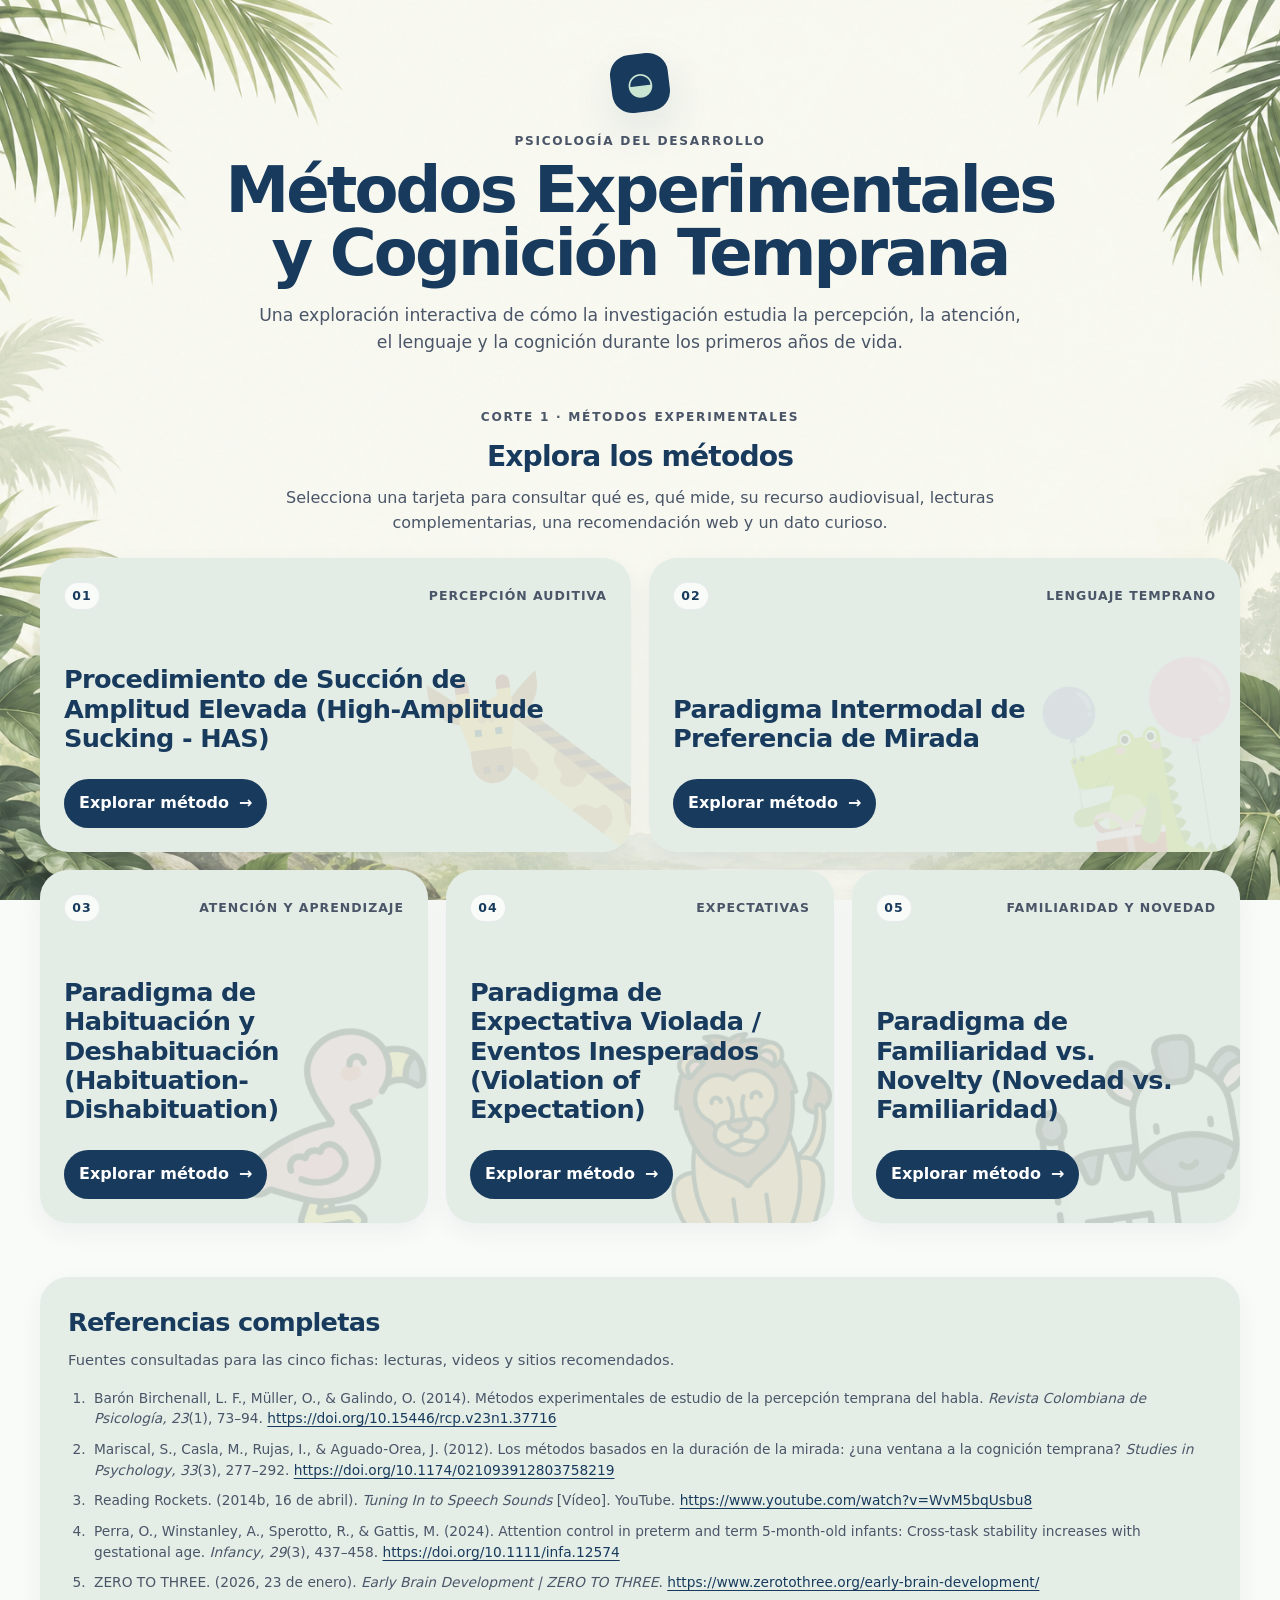
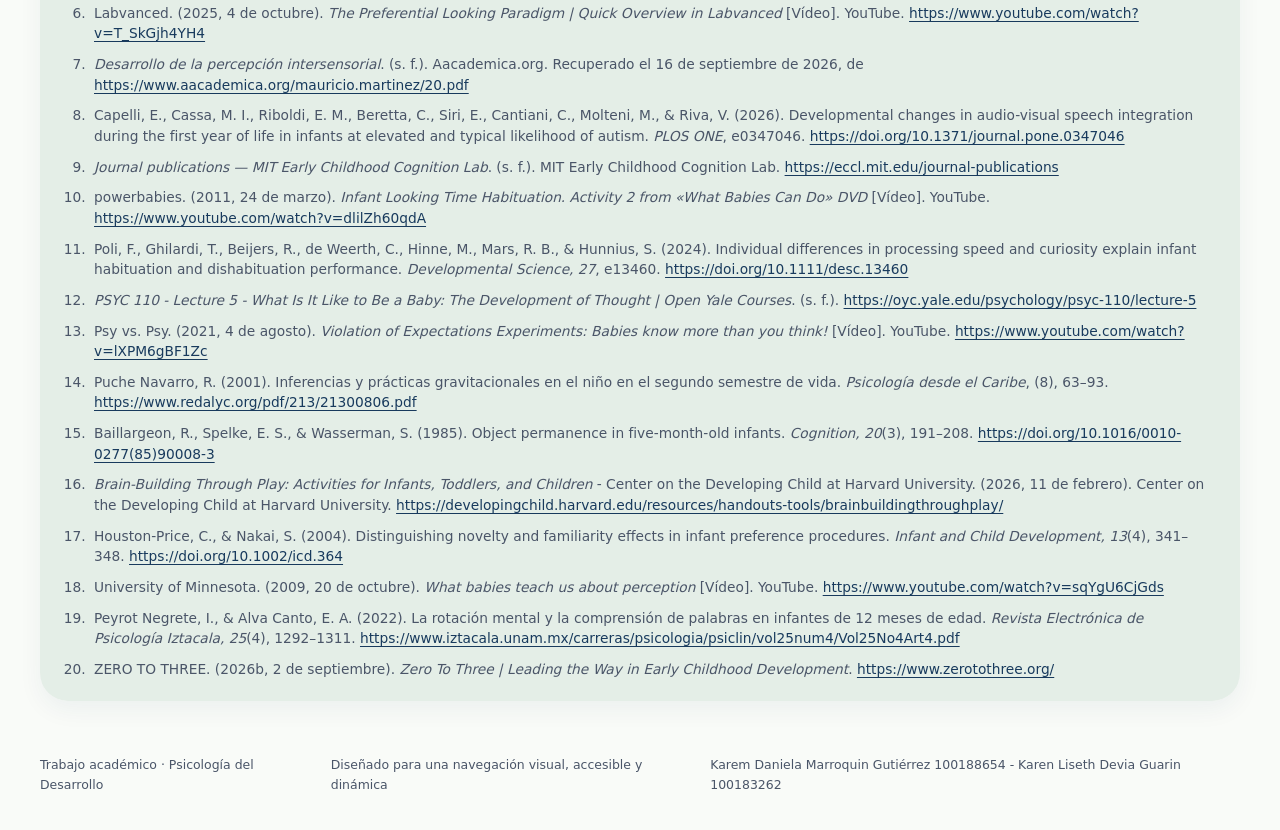
<file: index.html>
<!DOCTYPE html>
<html lang="es">
<head>
  <meta charset="UTF-8" />
  <meta name="viewport" content="width=device-width, initial-scale=1.0" />
  <meta name="referrer" content="strict-origin-when-cross-origin" />
  <meta name="description" content="Métodos experimentales y cognición temprana — Psicología del Desarrollo." />
  <title>Métodos Experimentales y Cognición Temprana</title>
  <link rel="stylesheet" href="styles.css" />
</head>
<body class="home-page">
  <header class="site-header reveal-up">
    <div class="brand-mark" aria-hidden="true">◒</div>
    <div>
      <p class="eyebrow">PSICOLOGÍA DEL DESARROLLO</p>
      <h1>Métodos Experimentales<br />y Cognición Temprana</h1>
      <p class="subtitle">Una exploración interactiva de cómo la investigación estudia la percepción, la atención, el lenguaje y la cognición durante los primeros años de vida.</p>
    </div>
  </header>

  <main class="layout-home">
    <section class="methods-column" aria-labelledby="metodos-heading">
      <div class="section-intro reveal-up">
        <p class="section-kicker">Corte 1 · Métodos experimentales</p>
        <h2 id="metodos-heading">Explora los métodos</h2>
        <p>Selecciona una tarjeta para consultar qué es, qué mide, su recurso audiovisual, lecturas complementarias, una recomendación web y un dato curioso.</p>
      </div>

      <div class="methods-grid">
        <article class="method-card reveal-up delay-1">
          <div class="card-topline"><span class="badge">01</span><span>Percepción auditiva</span></div>
          <div class="animal-watermark" aria-hidden="true"><img src="icons/jirafa.png" alt="" /></div>
          <div class="card-content">
            <h3>Procedimiento de Succión de Amplitud Elevada (High-Amplitude Sucking - HAS)</h3>
            <a class="primary-btn" href="method.html?id=has">Explorar método <span>→</span></a>
          </div>
        </article>

        <article class="method-card reveal-up delay-2">
          <div class="card-topline"><span class="badge">02</span><span>Lenguaje temprano</span></div>
          <div class="animal-watermark" aria-hidden="true"><img src="icons/cocodrilo.png" alt="" /></div>
          <div class="card-content">
            <h3>Paradigma Intermodal de Preferencia de Mirada</h3>
            <a class="primary-btn" href="method.html?id=ipl">Explorar método <span>→</span></a>
          </div>
        </article>

        <article class="method-card reveal-up delay-3">
          <div class="card-topline"><span class="badge">03</span><span>Atención y aprendizaje</span></div>
          <div class="animal-watermark" aria-hidden="true"><img src="icons/flamenco.png" alt="" /></div>
          <div class="card-content">
            <h3>Paradigma de Habituación y Deshabituación (Habituation-Dishabituation)</h3>
            <a class="primary-btn" href="method.html?id=hab">Explorar método <span>→</span></a>
          </div>
        </article>

        <article class="method-card reveal-up delay-2">
          <div class="card-topline"><span class="badge">04</span><span>Expectativas</span></div>
          <div class="animal-watermark" aria-hidden="true"><img src="icons/leon.png" alt="" /></div>
          <div class="card-content">
            <h3>Paradigma de Expectativa Violada / Eventos Inesperados (Violation of Expectation)</h3>
            <a class="primary-btn" href="method.html?id=voe">Explorar método <span>→</span></a>
          </div>
        </article>

        <article class="method-card reveal-up delay-3">
          <div class="card-topline"><span class="badge">05</span><span>Familiaridad y novedad</span></div>
          <div class="animal-watermark" aria-hidden="true"><img src="icons/cebra.png" alt="" /></div>
          <div class="card-content">
            <h3>Paradigma de Familiaridad vs. Novelty (Novedad vs. Familiaridad)</h3>
            <a class="primary-btn" href="method.html?id=fn">Explorar método <span>→</span></a>
          </div>
        </article>
      </div>
    </section>
  </main>

  <section class="full-refs" aria-labelledby="all-refs-heading">
    <div class="full-refs-inner">
      <h2 id="all-refs-heading">Referencias completas</h2>
      <p class="full-refs-intro">Fuentes consultadas para las cinco fichas: lecturas, videos y sitios recomendados.</p>
      <ol data-references-list></ol>
    </div>
  </section>

<footer class="site-footer">
<span>Trabajo académico · Psicología del Desarrollo</span>
<span>Diseñado para una navegación visual, accesible y dinámica</span>
<span>Karem Daniela Marroquin Gutiérrez 100188654 - Karen Liseth Devia Guarin 100183262</span>
</footer>
  <script src="app.js"></script>
</body>
</html>
</file>
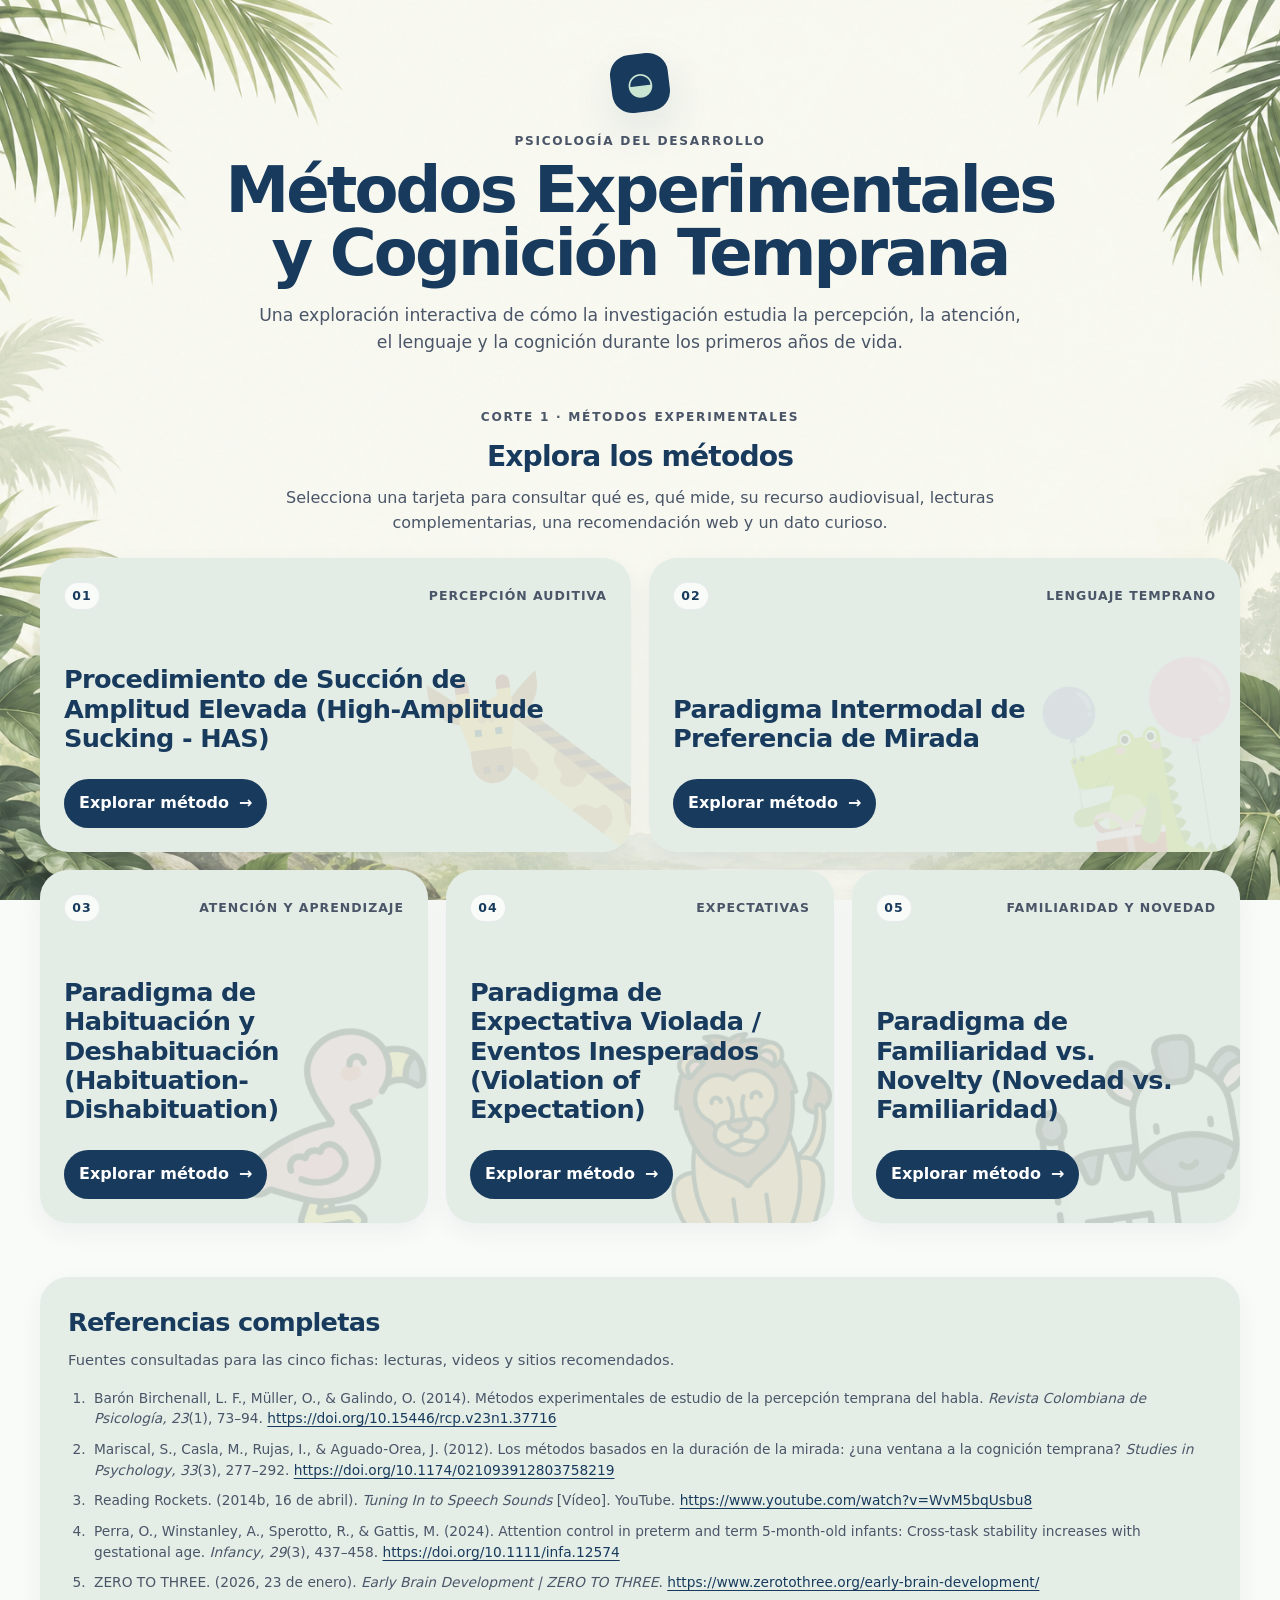
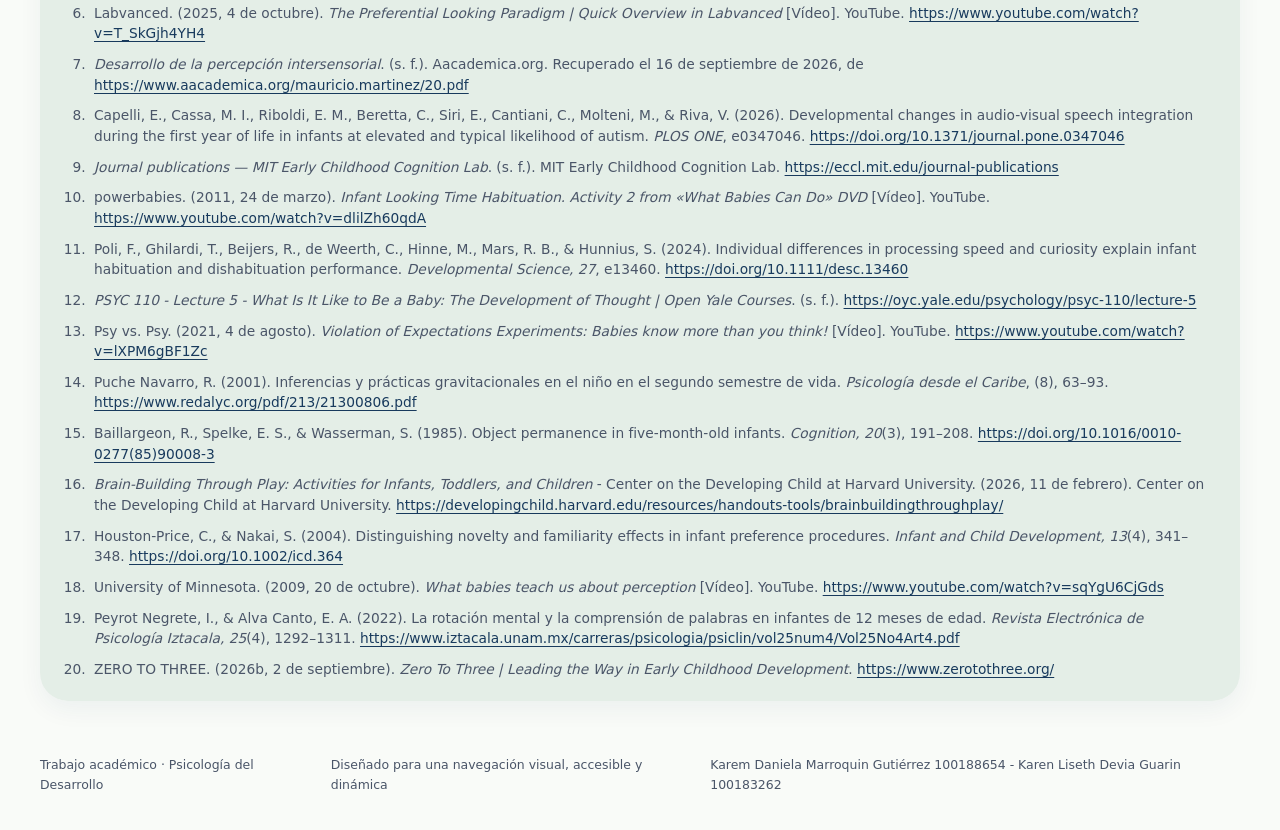
<file: method.html>
<!DOCTYPE html>
<html lang="es">
<head>
  <meta charset="UTF-8" />
  <meta name="viewport" content="width=device-width, initial-scale=1.0" />
  <meta name="referrer" content="strict-origin-when-cross-origin" />
  <meta name="description" content="Detalle interactivo de un método experimental de cognición temprana." />
  <title>Método experimental</title>
  <link rel="stylesheet" href="styles.css" />
</head>
<body class="method-page">
  <div id="app">
    <div class="loading">Cargando método…</div>
  </div>
  <script src="app.js"></script>
</body>
 <footer class="site-footer">
    <span>Trabajo académico · Psicología del Desarrollo</span>
    <span>Diseñado para una navegación visual, accesible y dinámica</span>
    <span>Karem Daniela Marroquin Gutiérrez 100188654 - Karen Liseth Devia Guarin 100183262</span>
  </footer>
</html>
</file>
<file: styles.css>
:root {
  --ivory: #F9FBF8;
  --sage: #E3EDE6;
  --mint: #CBE5D3;
  --sapphire: #183A5D;
  --slate: #4A5568;
  --white: #ffffff;
  --shadow: 0 18px 45px rgba(24, 58, 93, .10);
  --radius-lg: 28px;
  --radius-md: 20px;
  --radius-sm: 14px;
}

* { box-sizing: border-box; }
html { scroll-behavior: smooth; }
body {
  margin: 0;
  background-color: var(--ivory);
  background-image: url("fondo.png");
  background-size: cover;
  background-position: center top;
  background-repeat: no-repeat;
  background-attachment: fixed;
  color: var(--sapphire);
  font-family: Inter, ui-sans-serif, system-ui, -apple-system, BlinkMacSystemFont, "Segoe UI", sans-serif;
  line-height: 1.55;
}
a { color: inherit; }
button, a { -webkit-tap-highlight-color: transparent; }

.site-header {
  display: grid;
  grid-template-columns: minmax(0, 1fr);
  justify-items: center;
  text-align: center;
  gap: 20px;
  max-width: 1320px;
  margin: 0 auto;
  padding: 54px 40px 22px;
}
.brand-mark {
  width: 58px;
  height: 58px;
  display: grid;
  place-items: center;
  border-radius: 20px;
  background: var(--sapphire);
  color: var(--mint);
  font-size: 31px;
  box-shadow: var(--shadow);
  transform: rotate(-7deg);
}
.eyebrow, .section-kicker {
  margin: 0 0 8px;
  font-size: .76rem;
  font-weight: 800;
  letter-spacing: .14em;
  text-transform: uppercase;
  color: var(--slate);
}
.site-header h1 {
  margin: 0 auto;
  max-width: 860px;
  font-size: clamp(2.4rem, 5vw, 4.8rem);
  line-height: .98;
  letter-spacing: -.045em;
}
.subtitle {
  margin: 18px auto 0;
  max-width: 780px;
  color: var(--slate);
  font-size: 1.08rem;
}

.layout-home {
  max-width: 1320px;
  margin: 0 auto;
  padding: 22px 40px 54px;
  display: grid;
  grid-template-columns: minmax(0, 1fr);
  gap: 26px;
  align-items: start;
}
.section-intro {
  padding: 8px 0 22px;
  text-align: center;
}
.section-intro h2 {
  margin: 0;
  font-size: clamp(1.5rem, 2.2vw, 2.25rem);
  letter-spacing: -.03em;
}
.section-intro p:last-child {
  max-width: 780px;
  margin: 8px auto 0;
  color: var(--slate);
}

.methods-grid {
  display: grid;
  grid-template-columns: repeat(6, minmax(0, 1fr));
  grid-auto-rows: minmax(255px, auto);
  gap: 18px;
}
.method-card {
  position: relative;
  min-height: 0;
  height: 100%;
  padding: 24px;
  border-radius: var(--radius-lg);
  background: var(--sage);
  box-shadow: 0 9px 25px rgba(24, 58, 93, .06);
  overflow: hidden;
  display: flex;
  flex-direction: column;
  transition: transform .28s ease, box-shadow .28s ease, background .28s ease;
}
.method-card:hover {
  transform: translateY(-7px);
  background: var(--mint);
  box-shadow: var(--shadow);
}
.method-card:nth-child(1), .method-card:nth-child(2) { grid-column: span 3; }
.method-card:nth-child(3), .method-card:nth-child(4), .method-card:nth-child(5) { grid-column: span 2; }
.card-topline {
  display: flex;
  justify-content: space-between;
  gap: 10px;
  align-items: center;
  color: var(--slate);
  font-size: .78rem;
  font-weight: 750;
  text-transform: uppercase;
  letter-spacing: .08em;
}
.badge {
  display: inline-grid;
  place-items: center;
  min-width: 36px;
  height: 28px;
  border-radius: 999px;
  background: var(--ivory);
  color: var(--sapphire);
  box-shadow: inset 0 0 0 1px rgba(24,58,93,.08);
}
.animal-watermark {
  position: absolute;
  right: -18px;
  bottom: -28px;
  width: clamp(145px, 21vw, 220px);
  opacity: .13;
  transform: rotate(-8deg);
  transition: opacity .3s ease, transform .3s ease, scale .3s ease;
  pointer-events: none;
  user-select: none;
}
.animal-watermark img { display: block; width: 100%; height: auto; }
.method-card:hover .animal-watermark {
  opacity: .22;
  transform: rotate(-3deg) scale(1.05);
}
.card-content {
  position: relative;
  z-index: 1;
  display: flex;
  flex: 1;
  flex-direction: column;
  justify-content: flex-end;
  padding-top: 30px;
}
.method-card h3 {
  margin: 10;
  max-width: 92%;
  font-size: clamp(1.25rem, 2vw, 1.65rem);
  line-height: 1.15;
  letter-spacing: -.025em;
}
.method-card p {
  margin: 12px 0 20px;
  color: var(--slate);
  font-size: .96rem;
}
.primary-btn {
  display: inline-flex;
  align-items: center;
  justify-content: center;
  gap: 10px;
  width: fit-content;
  padding: 12px 15px;
  border-radius: 999px;
  background: var(--sapphire);
  color: var(--white);
  text-decoration: none;
  font-weight: 800;
  transition: transform .2s ease, background .2s ease, gap .2s ease;
}
.primary-btn:hover, .primary-btn:focus-visible { background: #102f4b; transform: translateX(2px); gap: 14px; }
.icon-source {
  position: relative;
  z-index: 2;
  display: block;
  margin-top: 14px;
  font-size: .68rem;
  color: var(--slate);
  text-decoration: underline;
  text-underline-offset: 3px;
  opacity: .8;
}

.site-footer {
  max-width: 1320px;
  margin: 0 auto;
  padding: 20px 40px 36px;
  display: flex;
  justify-content: space-between;
  gap: 18px;
  color: var(--slate);
  font-size: .78rem;
}
.site-footer a { font-weight: 800; text-decoration: underline; text-underline-offset: 3px; }

/* method pages */
.method-shell { max-width: 1320px; margin: 0 auto; padding: 24px 40px 60px; }
.back-link { display: inline-flex; gap: 8px; align-items: center; color: var(--slate); text-decoration: none; font-weight: 800; }
.back-link:hover { color: var(--sapphire); }
.method-hero { padding: 30px 0 28px; text-align: center; }
.method-hero .chip { display: inline-flex; padding: 7px 11px; border-radius: 999px; background: var(--mint); font-weight: 800; font-size: .75rem; letter-spacing: .09em; text-transform: uppercase; }
.method-hero h1 { margin: 15px auto 10px; max-width: 950px; font-size: clamp(2rem, 5vw, 4rem); line-height: 1.02; letter-spacing: -.04em; }
.method-hero p { max-width: 780px; margin: 0 auto; color: var(--slate); font-size: 1.02rem; }
.content-stack { display: grid; gap: 20px; }
.block { display: grid; grid-template-columns: 1fr 1fr; gap: 18px; }
.panel {
  position: relative;
  background: var(--sage);
  border-radius: var(--radius-lg);
  padding: 24px;
  min-height: 280px;
  box-shadow: 0 9px 25px rgba(24, 58, 93, .055);
}
.panel h2 { margin: 0; font-size: 1.08rem; letter-spacing: -.015em; }
.panel h3 { margin: 0; font-size: 1.2rem; }
.panel p { color: var(--slate); }
.panel-heading { display: flex; align-items: flex-start; justify-content: space-between; gap: 18px; }
.mini-kicker { display: block; margin-bottom: 5px; color: var(--slate); font-size: .68rem; font-weight: 900; letter-spacing: .12em; text-transform: uppercase; }
.panel-mark { flex: 0 0 auto; display: grid; place-items: center; width: 42px; height: 42px; border-radius: 14px; background: var(--mint); color: var(--sapphire); font-size: .78rem; font-weight: 900; }
.concept-summary { max-width: 560px; margin: 13px 0 0; }
.concept-panel { min-height: 320px; }
.action-row {
  display: grid;
  grid-template-columns: repeat(2, minmax(0, 1fr));
  gap: 12px;
  margin-top: 22px;
}
.concept-info { margin-top: 0; }
.info-trigger {
  width: 100%;
  min-height: 76px;
  border: 1px solid rgba(24,58,93,.08);
  padding: 14px 17px;
  border-radius: 18px;
  background: var(--ivory);
  color: var(--sapphire);
  font: inherit;
  font-weight: 900;
  text-align: left;
  cursor: pointer;
  box-shadow: inset 0 0 0 1px rgba(24,58,93,.03);
  transition: transform .2s ease, background .2s ease, box-shadow .2s ease;
}
.info-trigger::after {
  content: '↗';
  float: right;
  color: var(--slate);
  margin-top: -22px;
}
.info-trigger:hover, .info-trigger:focus-visible, .info-trigger[aria-expanded="true"] {
  background: var(--mint);
  transform: translateY(-2px);
  box-shadow: 0 8px 18px rgba(24,58,93,.08);
  outline: none;
}
.info-trigger span, .info-trigger small { display: block; }
.info-trigger span { font-size: 1rem; line-height: 1.15; }
.info-trigger small { margin-top: 4px; color: var(--slate); font-size: .7rem; font-weight: 750; line-height: 1.25; }
.concept-popover {
  margin-top: 12px;
  padding: 18px 20px;
  border-radius: 18px;
  background: var(--ivory);
  color: var(--sapphire);
  border: 1px solid rgba(24,58,93,.08);
  box-shadow: 0 15px 34px rgba(24,58,93,.10);
  animation: concept-open .2s ease both;
}
.concept-popover[hidden] { display: none; }
.concept-popover-head {
  display: flex;
  align-items: flex-start;
  justify-content: space-between;
  gap: 18px;
  margin-bottom: 8px;
}
.concept-popover-head h3 { margin: 0; font-size: 1.15rem; }
.popover-badge {
  flex: 0 0 auto;
  display: grid;
  place-items: center;
  min-width: 36px;
  height: 30px;
  padding: 0 9px;
  border-radius: 999px;
  background: var(--mint);
  color: var(--sapphire);
  font-size: .72rem;
  font-weight: 900;
}
.concept-popover p { margin: 8px 0 0; }
.concept-popover .quote { margin-top: 4px; }
.video-shell { position: relative; }
.video-frame {
  width: 100%;
  min-height: 320px;
  border: 0;
  border-radius: 18px;
  background: #d6dfda;
  display: block;
  object-fit: cover;
}
.quote-label { display: block; margin-bottom: 7px; font-size: .73rem; font-weight: 900; letter-spacing: .08em; text-transform: uppercase; color: var(--slate); }
.quote { margin: 0; font-weight: 650; }
.source-mini { margin: 10px 0 0; font-size: .75rem; color: var(--slate); }
.video-frame { width: 100%; min-height: 320px; border: 0; border-radius: 18px; background: #d6dfda; display: block; }
.video-local-fallback {
  min-height: 320px;
  padding: 30px;
  border-radius: 18px;
  border: 1px solid rgba(24,58,93,.10);
  background: rgba(249,251,248,.86);
  display: grid;
  align-content: center;
  justify-items: start;
  gap: 8px;
}
.video-fallback-icon {
  width: 52px;
  height: 52px;
  border-radius: 16px;
  display: grid;
  place-items: center;
  background: var(--mint);
  color: var(--sapphire);
  font-weight: 900;
  font-size: 1.15rem;
}
.video-local-fallback strong { font-size: 1.15rem; }
.video-local-fallback p { max-width: 700px; margin: 0; color: var(--slate); }
.video-fallback-actions { display: flex; flex-wrap: wrap; gap: 14px; align-items: center; margin-top: 8px; }
.secondary-link { color: var(--sapphire); font-weight: 800; text-decoration: underline; text-underline-offset: 4px; }
.video-note { font-size: .74rem; color: var(--slate); margin-top: 9px; }
.article-list { display: grid; grid-template-columns: 1fr 1fr; gap: 12px; margin-top: 14px; }
.article-card { background: rgba(249,251,248,.72); border-radius: 18px; text-decoration: none; padding: 12px; transition: transform .2s ease, background .2s ease, box-shadow .2s ease; }
.article-card:hover, .article-card:focus-visible { transform: translateY(-4px); background: var(--ivory); box-shadow: 0 12px 25px rgba(24,58,93,.08); }
.article-thumb, .web-thumb, .activity-link { position: relative; display: block; overflow: hidden; aspect-ratio: 16 / 9; border-radius: 14px; background: var(--sage); }
.article-thumb img, .web-thumb img, .activity-link img { display: block; width: 100%; height: 100%; object-fit: cover; transition: transform .3s ease; }
.article-card:hover .article-thumb img, .article-card:focus-visible .article-thumb img,
.web-thumb:hover img, .web-thumb:focus-visible img,
.activity-link:hover img, .activity-link:focus-visible img { transform: scale(1.035); }
.web-thumb, .activity-link { margin: 14px 0 12px; text-decoration: none; }
.activity-link { margin-bottom: 0; }
.web-thumb:focus-visible, .activity-link:focus-visible { outline: 3px solid var(--sapphire); outline-offset: 4px; }
.thumb-link-label { position: absolute; right: 10px; bottom: 10px; padding: 6px 9px; border-radius: 999px; background: rgba(249,251,248,.92); color: var(--sapphire); font-size: .67rem; font-weight: 900; letter-spacing: .05em; text-transform: uppercase; }
@media (hover: hover) {
  .thumb-link-label { opacity: 0; transition: opacity .2s ease; }
  .article-card:hover .thumb-link-label, .article-card:focus-visible .thumb-link-label,
  .web-thumb:hover .thumb-link-label, .web-thumb:focus-visible .thumb-link-label,
  .activity-link:hover .thumb-link-label, .activity-link:focus-visible .thumb-link-label { opacity: 1; }
}
.article-lang { margin-top: 9px; font-size: .7rem; font-weight: 900; text-transform: uppercase; letter-spacing: .08em; color: var(--slate); }
.article-card strong { display: block; margin-top: 4px; line-height: 1.22; }
.article-card p { margin: 7px 0 0; font-size: .78rem; }
.recommendation-link { display: inline-flex; margin-top: 6px; font-weight: 900; text-decoration: underline; text-underline-offset: 4px; }

.fact-box {
  display: flex;
  flex-direction: column;
  gap: 18px;              /* separación entre el texto y la línea "Método:" */
  align-self: start;      /* evita que se estire a la altura de la tarjeta 05 */
  height: fit-content;
  background: var(--sapphire);
  color: var(--white);
}

.fact-box p { color: var(--white); font-size: 1.16rem; line-height: 1.35; }

.fact-icon { width: 50px; height: 50px; display:grid; place-items:center; border-radius: 16px; background: var(--mint); color: var(--sapphire); font-size: 1.5rem; }
.refline { margin-top: 16px; padding-top: 14px; border-top: 1px solid rgba(255,255,255,.16); font-size: .74rem; opacity: .86; }
.loading { min-height: 100vh; display: grid; place-items: center; color: var(--slate); }

.reveal-up, .reveal-right { opacity: 0; transform: translateY(22px); animation: reveal 1.18s cubic-bezier(.2,.7,.2,1) forwards; }
.reveal-right { transform: translateX(28px); }
.delay-1 { animation-delay: .12s; }
.delay-2 { animation-delay: .23s; }
.delay-3 { animation-delay: .34s; }
@keyframes reveal { to { opacity: 1; transform: translate(0,0); } }
@keyframes concept-open { from { opacity: 0; transform: translateY(-4px); } to { opacity: 1; transform: translateY(0); } }

@media (min-width: 1040px) {
  .method-card:nth-child(1), .method-card:nth-child(2) { grid-column: span 3; }
  .method-card:nth-child(3), .method-card:nth-child(4), .method-card:nth-child(5) { grid-column: span 2; }
}
@media (max-width: 1039px) {
  .layout-home { grid-template-columns: 1fr; }
  .methods-grid { grid-template-columns: repeat(2, minmax(0, 1fr)); grid-auto-rows: minmax(270px, auto); }
  .method-card:nth-child(n) { grid-column: span 1; }
  .method-card:nth-child(5) { grid-column: 1 / -1; }
}
@media (max-width: 720px) {
  body { background-attachment: scroll; background-position: center top; }
  .site-header, .layout-home, .method-shell { padding-left: 18px; padding-right: 18px; }
  .brand-mark { width: 50px; height: 50px; }
  .methods-grid, .block, .article-list, .action-row { grid-template-columns: 1fr; }
  .method-card:nth-child(n) { grid-column: 1; }
  .method-card.featured { min-height: 310px; }
  .panel { min-height: auto; }
  .concept-panel { min-height: 0; }
  .video-frame { min-height: 230px; }
  .site-footer { padding-left: 18px; padding-right: 18px; flex-direction: column; }
}
@media (prefers-reduced-motion: reduce) {
  html { scroll-behavior: auto; }
  *, *::before, *::after { animation-duration: .001ms !important; transition-duration: .001ms !important; }
}

/* ---------- Video de referencia ---------- */
.video-ref { margin: 12px 2px 0; font-size: .84rem; color: var(--slate); }
.video-ref span { display: block; margin-top: 3px; font-size: .78rem; }

/* ---------- Referencias completas (inicio) ---------- */
.full-refs { max-width: 1320px; margin: 0 auto; padding: 0 40px 34px; }
.full-refs-inner { padding: 26px 28px 22px; border-radius: var(--radius-lg); background: rgba(227,237,230,.92); box-shadow: 0 9px 25px rgba(24,58,93,.055); }
.full-refs h2 { margin: 0; font-size: clamp(1.3rem, 2vw, 1.8rem); letter-spacing: -.03em; }
.full-refs-intro { margin: 6px 0 0; max-width: 720px; color: var(--slate); font-size: .92rem; }
.full-refs ol { margin: 16px 0 0; padding-left: 22px; display: grid; gap: 10px; color: var(--slate); font-size: .86rem; line-height: 1.5; }
.full-refs li { padding-left: 4px; overflow-wrap: anywhere; }
.full-refs li a { color: var(--sapphire); text-decoration: underline; text-underline-offset: 3px; }
@media (max-width: 720px) {
  .full-refs { padding-left: 18px; padding-right: 18px; }
  .full-refs-inner { padding: 20px 18px; }
}

/* El atributo hidden debe ganar a display:grid/block (p. ej., aviso de video pendiente). */
[hidden] { display: none !important; }
</file>
